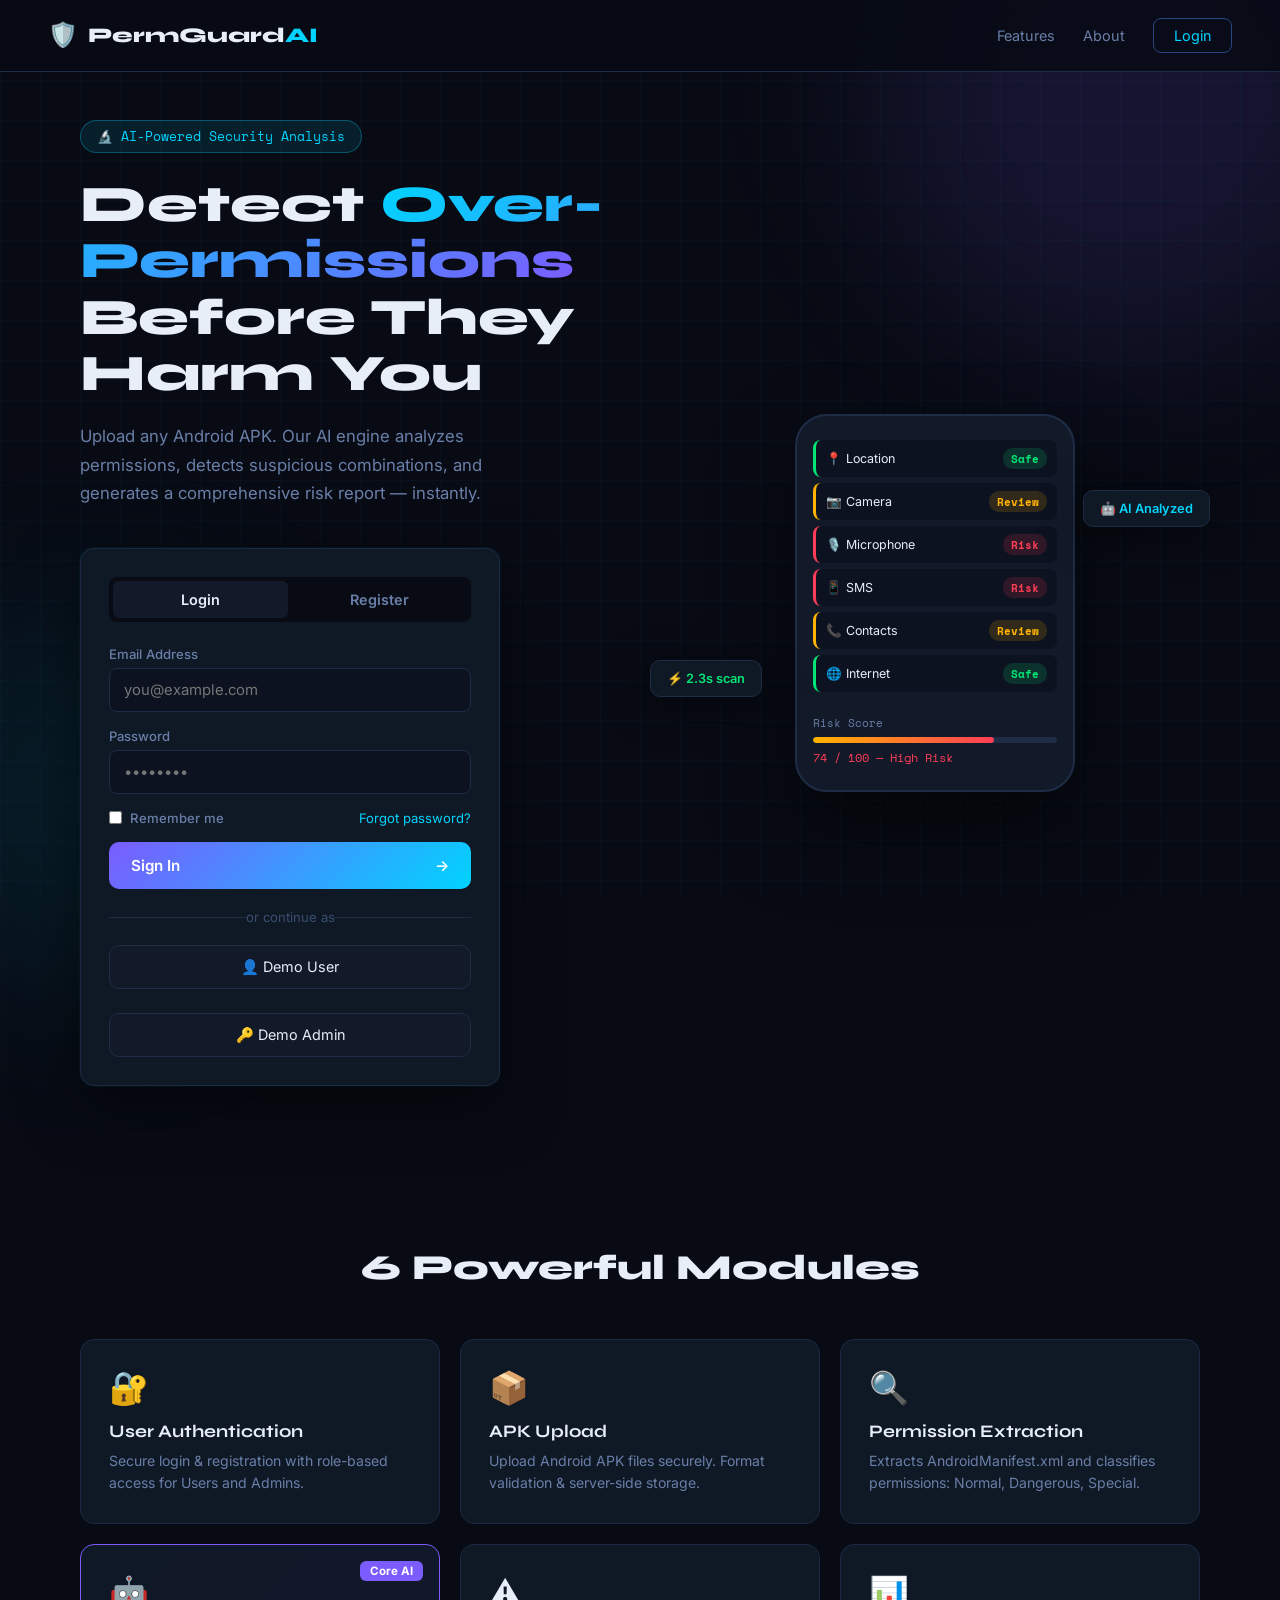
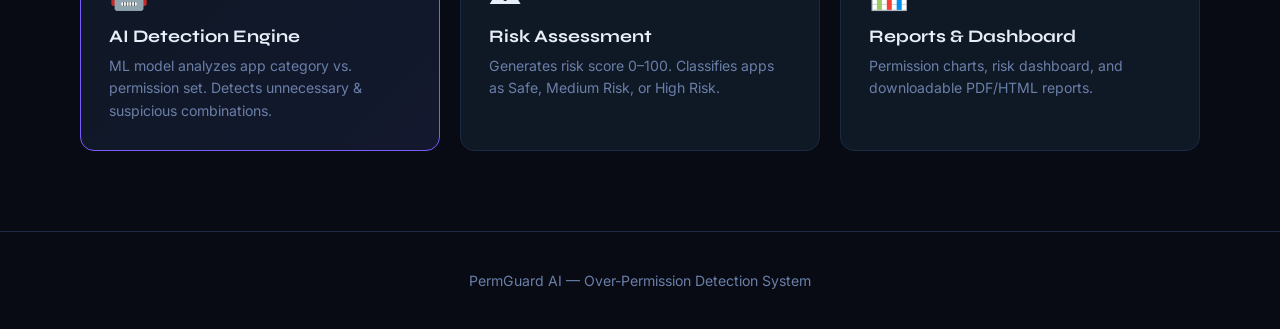
<file: over-permission-detector-FINAL(1)/final/index.html>
<!DOCTYPE html>
<html lang="en">
<head>
  <meta charset="UTF-8" />
  <meta name="viewport" content="width=device-width, initial-scale=1.0"/>
  <title>PermGuard AI — Over-Permission Detection</title>
  <link rel="stylesheet" href="css/main.css"/>
  <link rel="preconnect" href="https://fonts.googleapis.com">
  <link href="https://fonts.googleapis.com/css2?family=Space+Mono:wght@400;700&family=Syne:wght@400;600;700;800&family=Inter:wght@300;400;500&display=swap" rel="stylesheet">
</head>
<body class="auth-page">
  <div class="bg-grid"></div>
  <div class="bg-orb orb1"></div>
  <div class="bg-orb orb2"></div>

  <nav class="top-nav">
    <div class="logo">
      <span class="logo-icon">🛡️</span>
      <span class="logo-text">PermGuard<span class="accent">AI</span></span>
    </div>
    <div class="nav-links">
      <a href="#features">Features</a>
      <a href="#about">About</a>
      <button class="btn-outline" onclick="showTab('login')">Login</button>
    </div>
  </nav>

  <main class="hero-section">
    <div class="hero-content">
      <div class="hero-badge">🔬 AI-Powered Security Analysis</div>
      <h1 class="hero-title">Detect <span class="gradient-text">Over-Permissions</span><br>Before They Harm You</h1>
      <p class="hero-sub">Upload any Android APK. Our AI engine analyzes permissions, detects suspicious combinations, and generates a comprehensive risk report — instantly.</p>

      <div class="auth-card" id="authCard">
        <div class="tab-bar">
          <button class="tab active" id="tabLogin" onclick="showTab('login')">Login</button>
          <button class="tab" id="tabRegister" onclick="showTab('register')">Register</button>
        </div>

        <!-- LOGIN FORM -->
        <div id="loginForm" class="form-section">
          <div class="form-group">
            <label>Email Address</label>
            <input type="email" id="loginEmail" placeholder="you@example.com" class="form-input"/>
          </div>
          <div class="form-group">
            <label>Password</label>
            <input type="password" id="loginPassword" placeholder="••••••••" class="form-input"/>
          </div>
          <div class="form-row">
            <label class="checkbox-label"><input type="checkbox"> Remember me</label>
            <a href="#" class="link-small" onclick="showForgotPassword();return false;">Forgot password?</a>
          </div>
          <button class="btn-primary full-width" onclick="handleLogin()">
            <span>Sign In</span> <span>→</span>
          </button>
          <div class="divider"><span>or continue as</span></div>
          <button class="btn-demo" onclick="loginAsDemo('user')">👤 Demo User</button>
          <button class="btn-demo" onclick="loginAsDemo('admin')" style="margin-top:8px">🔑 Demo Admin</button>
        </div>

        <!-- REGISTER FORM -->
        <div id="registerForm" class="form-section hidden">
          <div class="form-group">
            <label>Full Name</label>
            <input type="text" id="regName" placeholder="John Doe" class="form-input"/>
          </div>
          <div class="form-group">
            <label>Email Address</label>
            <input type="email" id="regEmail" placeholder="you@example.com" class="form-input"/>
          </div>
          <div class="form-group">
            <label>Password</label>
            <input type="password" id="regPassword" placeholder="Create a strong password" class="form-input"/>
          </div>
          <div class="form-group">
            <label>Role</label>
            <select class="form-input" id="regRole">
              <option value="user">User</option>
              <option value="admin">Admin</option>
            </select>
          </div>
          <button class="btn-primary full-width" onclick="handleRegister()">
            <span>Create Account</span> <span>→</span>
          </button>
        </div>

        <div id="authMsg" class="auth-msg hidden"></div>
      </div>
    </div>

    <div class="hero-visual">
      <div class="phone-mockup">
        <div class="phone-screen">
          <div class="perm-list">
            <div class="perm-item safe">📍 Location <span class="badge green">Safe</span></div>
            <div class="perm-item warning">📷 Camera <span class="badge yellow">Review</span></div>
            <div class="perm-item danger">🎙️ Microphone <span class="badge red">Risk</span></div>
            <div class="perm-item danger">📱 SMS <span class="badge red">Risk</span></div>
            <div class="perm-item warning">📞 Contacts <span class="badge yellow">Review</span></div>
            <div class="perm-item safe">🌐 Internet <span class="badge green">Safe</span></div>
          </div>
          <div class="risk-meter">
            <div class="risk-label">Risk Score</div>
            <div class="risk-bar-outer">
              <div class="risk-bar-inner"></div>
            </div>
            <div class="risk-value">74 / 100 — High Risk</div>
          </div>
        </div>
      </div>
      <div class="float-card card1">🤖 AI Analyzed</div>
      <div class="float-card card2">⚡ 2.3s scan</div>
    </div>
  </main>

  <section class="features-section" id="features">
    <h2 class="section-title">6 Powerful Modules</h2>
    <div class="features-grid">
      <div class="feature-card">
        <div class="feat-icon">🔐</div>
        <h3>User Authentication</h3>
        <p>Secure login & registration with role-based access for Users and Admins.</p>
      </div>
      <div class="feature-card">
        <div class="feat-icon">📦</div>
        <h3>APK Upload</h3>
        <p>Upload Android APK files securely. Format validation & server-side storage.</p>
      </div>
      <div class="feature-card">
        <div class="feat-icon">🔍</div>
        <h3>Permission Extraction</h3>
        <p>Extracts AndroidManifest.xml and classifies permissions: Normal, Dangerous, Special.</p>
      </div>
      <div class="feature-card highlight-card">
        <div class="feat-icon">🤖</div>
        <h3>AI Detection Engine</h3>
        <p>ML model analyzes app category vs. permission set. Detects unnecessary & suspicious combinations.</p>
        <div class="card-badge">Core AI</div>
      </div>
      <div class="feature-card">
        <div class="feat-icon">⚠️</div>
        <h3>Risk Assessment</h3>
        <p>Generates risk score 0–100. Classifies apps as Safe, Medium Risk, or High Risk.</p>
      </div>
      <div class="feature-card">
        <div class="feat-icon">📊</div>
        <h3>Reports & Dashboard</h3>
        <p>Permission charts, risk dashboard, and downloadable PDF/HTML reports.</p>
      </div>
    </div>
  </section>

  <footer class="footer">
    <p>PermGuard AI — Over-Permission Detection System</p>
  </footer>

  <!-- FORGOT PASSWORD MODAL -->
  <div id="forgotModal" style="display:none;position:fixed;inset:0;z-index:200;background:rgba(0,0,0,0.7);backdrop-filter:blur(6px);align-items:center;justify-content:center;">
    <div style="background:var(--card);border:1px solid var(--card-border);border-radius:var(--radius);padding:32px;max-width:400px;width:90%;box-shadow:var(--shadow);">
      <h3 style="font-family:var(--font-display);font-size:1.2rem;font-weight:700;margin-bottom:8px;">Reset Password</h3>
      <p style="color:var(--text-muted);font-size:0.85rem;margin-bottom:20px;">Enter your email and we'll set a new password for your account.</p>
      <div id="forgotStep1">
        <div class="form-group" style="margin-bottom:16px;">
          <label>Email Address</label>
          <input type="email" id="forgotEmail" placeholder="you@example.com" class="form-input"/>
        </div>
        <div style="display:flex;gap:10px;">
          <button class="btn-outline" style="flex:1;" onclick="closeForgotPassword()">Cancel</button>
          <button class="btn-primary" style="flex:1;" onclick="handleForgotStep1()"><span>Continue</span><span>→</span></button>
        </div>
      </div>
      <div id="forgotStep2" style="display:none;">
        <div class="form-group" style="margin-bottom:12px;">
          <label>New Password</label>
          <input type="password" id="forgotNewPass" placeholder="At least 6 characters" class="form-input"/>
        </div>
        <div class="form-group" style="margin-bottom:16px;">
          <label>Confirm Password</label>
          <input type="password" id="forgotConfirmPass" placeholder="Repeat new password" class="form-input"/>
        </div>
        <div style="display:flex;gap:10px;">
          <button class="btn-outline" style="flex:1;" onclick="closeForgotPassword()">Cancel</button>
          <button class="btn-primary" style="flex:1;" onclick="handleForgotStep2()"><span>Reset</span><span>✓</span></button>
        </div>
      </div>
      <div id="forgotMsg" class="auth-msg hidden" style="margin-top:12px;"></div>
    </div>
  </div>

  <script src="js/auth.js"></script>
  <script src="js/app.js"></script>
  <script>
    function showForgotPassword() {
      const modal = document.getElementById('forgotModal');
      modal.style.display = 'flex';
      document.getElementById('forgotStep1').style.display = 'block';
      document.getElementById('forgotStep2').style.display = 'none';
      document.getElementById('forgotEmail').value = '';
      document.getElementById('forgotMsg').classList.add('hidden');
    }
    function closeForgotPassword() {
      document.getElementById('forgotModal').style.display = 'none';
    }
    function showForgotMsg(msg, type='error') {
      const el = document.getElementById('forgotMsg');
      el.textContent = msg; el.className = `auth-msg ${type}`;
      el.classList.remove('hidden');
    }
    function handleForgotStep1() {
      const email = document.getElementById('forgotEmail').value.trim();
      if (!email) { showForgotMsg('Please enter your email.'); return; }
      const users = getUsers();
      const user = users.find(u => u.email === email);
      if (!user) { showForgotMsg('No account found with that email.'); return; }
      document.getElementById('forgotStep1').style.display = 'none';
      document.getElementById('forgotStep2').style.display = 'block';
      document.getElementById('forgotMsg').classList.add('hidden');
    }
    function handleForgotStep2() {
      const email = document.getElementById('forgotEmail').value.trim();
      const newPass = document.getElementById('forgotNewPass').value;
      const confirmPass = document.getElementById('forgotConfirmPass').value;
      if (!newPass || newPass.length < 6) { showForgotMsg('Password must be at least 6 characters.'); return; }
      if (newPass !== confirmPass) { showForgotMsg('Passwords do not match.'); return; }
      const users = getUsers();
      const idx = users.findIndex(u => u.email === email);
      if (idx === -1) { showForgotMsg('Account not found.'); return; }
      users[idx].password = newPass;
      saveUsers(users);
      showForgotMsg('Password reset successfully! You can now sign in.', 'success');
      setTimeout(() => { closeForgotPassword(); }, 1800);
    }
    // Close modal on backdrop click
    document.getElementById('forgotModal').addEventListener('click', function(e) {
      if (e.target === this) closeForgotPassword();
    });
  </script>
</body>
</html>
</file>
<file: over-permission-detector-FINAL(1)/final/css/main.css>
/* ===== CSS VARIABLES ===== */
:root {
  --bg: #080b14;
  --bg2: #0d1220;
  --bg3: #121929;
  --border: #1e2d45;
  --border-glow: #2a4580;
  --accent: #00d4ff;
  --accent2: #7b5cff;
  --accent3: #ff4d6d;
  --green: #00e676;
  --yellow: #ffb300;
  --red: #ff3d57;
  --text: #e8eef8;
  --text-muted: #6a7fa8;
  --text-dim: #3a4f70;
  --card: #0f1825;
  --card-border: #1a2a42;
  --font-display: 'Syne', sans-serif;
  --font-mono: 'Space Mono', monospace;
  --font-body: 'Inter', sans-serif;
  --radius: 14px;
  --shadow: 0 8px 40px rgba(0,0,0,0.5);
}

/* ===== RESET ===== */
*, *::before, *::after { box-sizing: border-box; margin: 0; padding: 0; }
html { scroll-behavior: smooth; }
body {
  background: var(--bg);
  color: var(--text);
  font-family: var(--font-body);
  min-height: 100vh;
  overflow-x: hidden;
}

/* ===== BACKGROUNDS ===== */
.bg-grid {
  position: fixed; inset: 0; z-index: 0;
  background-image:
    linear-gradient(rgba(0,212,255,0.03) 1px, transparent 1px),
    linear-gradient(90deg, rgba(0,212,255,0.03) 1px, transparent 1px);
  background-size: 40px 40px;
  pointer-events: none;
}
.bg-orb {
  position: fixed; border-radius: 50%;
  filter: blur(80px); pointer-events: none; z-index: 0;
}
.orb1 { width: 500px; height: 500px; background: rgba(123,92,255,0.12); top: -150px; right: -100px; }
.orb2 { width: 400px; height: 400px; background: rgba(0,212,255,0.08); bottom: -100px; left: -100px; }

/* ===== NAV ===== */
.top-nav {
  position: fixed; top: 0; left: 0; right: 0; z-index: 100;
  display: flex; align-items: center; justify-content: space-between;
  padding: 18px 48px;
  background: rgba(8,11,20,0.85);
  backdrop-filter: blur(20px);
  border-bottom: 1px solid var(--border);
}
.logo { display: flex; align-items: center; gap: 10px; font-family: var(--font-display); font-weight: 800; font-size: 1.3rem; }
.logo-icon { font-size: 1.5rem; }
.accent { color: var(--accent); }
.nav-links { display: flex; align-items: center; gap: 28px; }
.nav-links a { color: var(--text-muted); text-decoration: none; font-size: 0.9rem; transition: color 0.2s; }
.nav-links a:hover { color: var(--text); }

/* ===== BUTTONS ===== */
.btn-primary {
  display: flex; align-items: center; justify-content: space-between;
  background: linear-gradient(135deg, var(--accent2), var(--accent));
  color: #fff; border: none; border-radius: 10px;
  padding: 14px 22px; font-size: 0.95rem; font-weight: 600;
  cursor: pointer; transition: all 0.25s; font-family: var(--font-body);
}
.btn-primary:hover { transform: translateY(-2px); box-shadow: 0 8px 30px rgba(123,92,255,0.4); }
.btn-outline {
  background: transparent; border: 1px solid var(--border-glow);
  color: var(--accent); border-radius: 8px; padding: 8px 20px;
  cursor: pointer; font-size: 0.9rem; transition: all 0.2s; font-family: var(--font-body);
}
.btn-outline:hover { background: rgba(0,212,255,0.08); }
.btn-demo {
  width: 100%; background: var(--bg3); border: 1px solid var(--border);
  color: var(--text); border-radius: 10px; padding: 12px;
  cursor: pointer; font-size: 0.9rem; transition: all 0.2s; font-family: var(--font-body);
}
.btn-demo:hover { border-color: var(--accent); color: var(--accent); }
.full-width { width: 100%; }

/* ===== HERO ===== */
.hero-section {
  position: relative; z-index: 1;
  min-height: 100vh;
  display: grid; grid-template-columns: 1fr 1fr; gap: 60px;
  align-items: center;
  padding: 120px 80px 80px;
  max-width: 1400px; margin: 0 auto;
}
.hero-badge {
  display: inline-block;
  background: rgba(0,212,255,0.1);
  border: 1px solid rgba(0,212,255,0.3);
  color: var(--accent); border-radius: 20px; padding: 6px 16px;
  font-size: 0.8rem; font-family: var(--font-mono); margin-bottom: 24px;
}
.hero-title {
  font-family: var(--font-display);
  font-size: clamp(2.2rem, 4vw, 3.5rem);
  font-weight: 800; line-height: 1.1; margin-bottom: 20px;
}
.gradient-text {
  background: linear-gradient(135deg, var(--accent), var(--accent2));
  -webkit-background-clip: text; -webkit-text-fill-color: transparent;
  background-clip: text;
}
.hero-sub { color: var(--text-muted); font-size: 1.05rem; line-height: 1.7; max-width: 480px; margin-bottom: 40px; }

/* ===== AUTH CARD ===== */
.auth-card {
  background: var(--card);
  border: 1px solid var(--card-border);
  border-radius: var(--radius);
  padding: 28px; max-width: 420px;
  box-shadow: 0 20px 60px rgba(0,0,0,0.5), 0 0 0 1px rgba(0,212,255,0.05);
}
.tab-bar { display: flex; gap: 4px; margin-bottom: 24px; background: var(--bg); border-radius: 8px; padding: 4px; }
.tab {
  flex: 1; background: transparent; border: none;
  color: var(--text-muted); padding: 10px; border-radius: 6px;
  cursor: pointer; font-size: 0.9rem; font-weight: 600; transition: all 0.2s;
  font-family: var(--font-body);
}
.tab.active { background: var(--bg3); color: var(--text); }
.form-section { display: flex; flex-direction: column; gap: 16px; }
.form-group { display: flex; flex-direction: column; gap: 6px; }
label { font-size: 0.82rem; color: var(--text-muted); font-weight: 500; }
.form-input {
  background: var(--bg2); border: 1px solid var(--border);
  color: var(--text); border-radius: 8px; padding: 12px 14px;
  font-size: 0.93rem; transition: border-color 0.2s; font-family: var(--font-body);
  outline: none;
}
.form-input:focus { border-color: var(--accent); box-shadow: 0 0 0 3px rgba(0,212,255,0.1); }
.form-row { display: flex; justify-content: space-between; align-items: center; }
.checkbox-label { display: flex; align-items: center; gap: 8px; font-size: 0.82rem; color: var(--text-muted); cursor: pointer; }
.link-small { font-size: 0.82rem; color: var(--accent); text-decoration: none; }
.divider { text-align: center; color: var(--text-dim); font-size: 0.82rem; position: relative; margin: 4px 0; }
.divider::before, .divider::after {
  content: ''; position: absolute; top: 50%; width: 38%; height: 1px; background: var(--border);
}
.divider::before { left: 0; } .divider::after { right: 0; }
.auth-msg { padding: 12px; border-radius: 8px; font-size: 0.88rem; text-align: center; }
.auth-msg.error { background: rgba(255,61,87,0.1); border: 1px solid rgba(255,61,87,0.3); color: var(--red); }
.auth-msg.success { background: rgba(0,230,118,0.1); border: 1px solid rgba(0,230,118,0.3); color: var(--green); }

/* ===== PHONE MOCKUP ===== */
.hero-visual { position: relative; display: flex; justify-content: center; align-items: center; }
.phone-mockup {
  width: 280px; background: var(--bg3);
  border: 2px solid var(--border); border-radius: 32px;
  padding: 24px 16px; box-shadow: 0 40px 80px rgba(0,0,0,0.5);
  animation: float 4s ease-in-out infinite;
}
@keyframes float { 0%,100%{transform:translateY(0)} 50%{transform:translateY(-12px)} }
.phone-screen { display: flex; flex-direction: column; gap: 10px; }
.perm-list { display: flex; flex-direction: column; gap: 6px; }
.perm-item {
  display: flex; justify-content: space-between; align-items: center;
  background: var(--bg2); border-radius: 8px; padding: 8px 10px;
  font-size: 0.78rem; border-left: 3px solid transparent;
}
.perm-item.safe { border-left-color: var(--green); }
.perm-item.warning { border-left-color: var(--yellow); }
.perm-item.danger { border-left-color: var(--red); }
.badge { padding: 2px 8px; border-radius: 10px; font-size: 0.7rem; font-weight: 700; font-family: var(--font-mono); }
.badge.green { background: rgba(0,230,118,0.15); color: var(--green); }
.badge.yellow { background: rgba(255,179,0,0.15); color: var(--yellow); }
.badge.red { background: rgba(255,61,87,0.15); color: var(--red); }
.risk-meter { margin-top: 12px; }
.risk-label { font-size: 0.7rem; color: var(--text-muted); margin-bottom: 6px; font-family: var(--font-mono); }
.risk-bar-outer { background: var(--border); border-radius: 4px; height: 6px; overflow: hidden; }
.risk-bar-inner { width: 74%; height: 100%; background: linear-gradient(90deg, var(--yellow), var(--red)); border-radius: 4px; }
.risk-value { font-size: 0.72rem; color: var(--red); margin-top: 6px; font-family: var(--font-mono); }
.float-card {
  position: absolute; background: var(--card);
  border: 1px solid var(--border); border-radius: 10px;
  padding: 10px 16px; font-size: 0.8rem; font-weight: 600;
  box-shadow: var(--shadow); white-space: nowrap;
}
.card1 { top: 20%; right: -10px; animation: float 3.5s ease-in-out infinite; color: var(--accent); }
.card2 { bottom: 25%; left: -20px; animation: float 4.2s ease-in-out infinite 0.5s; color: var(--green); }

/* ===== FEATURES ===== */
.features-section { position: relative; z-index: 1; padding: 80px 80px; }
.section-title { font-family: var(--font-display); font-size: 2.2rem; font-weight: 800; text-align: center; margin-bottom: 50px; }
.features-grid { display: grid; grid-template-columns: repeat(3, 1fr); gap: 20px; max-width: 1200px; margin: 0 auto; }
.feature-card {
  background: var(--card); border: 1px solid var(--card-border);
  border-radius: var(--radius); padding: 28px; position: relative;
  transition: transform 0.2s, border-color 0.2s;
}
.feature-card:hover { transform: translateY(-4px); border-color: var(--border-glow); }
.highlight-card { border-color: var(--accent2); background: linear-gradient(135deg, #0f1825, #13182e); }
.feat-icon { font-size: 2rem; margin-bottom: 14px; }
.feature-card h3 { font-family: var(--font-display); font-size: 1.1rem; margin-bottom: 8px; }
.feature-card p { color: var(--text-muted); font-size: 0.88rem; line-height: 1.6; }
.card-badge { position: absolute; top: 16px; right: 16px; background: var(--accent2); color: #fff; border-radius: 6px; padding: 3px 10px; font-size: 0.72rem; font-weight: 700; }

/* ===== FOOTER ===== */
.footer { text-align: center; padding: 40px; border-top: 1px solid var(--border); color: var(--text-muted); font-size: 0.88rem; position: relative; z-index: 1; }
.footer-sub { margin-top: 6px; font-size: 0.82rem; color: var(--text-dim); }
.footer strong { color: var(--text); }

/* ===== UTILITY ===== */
.hidden { display: none !important; }

/* ===== DASHBOARD PAGE ===== */
.dashboard-page { display: flex; min-height: 100vh; }
.sidebar {
  width: 260px; background: var(--bg2); border-right: 1px solid var(--border);
  display: flex; flex-direction: column; padding: 24px 0; position: fixed; height: 100vh; z-index: 50;
  overflow: hidden;
}
.sidebar-logo { padding: 0 24px 24px; border-bottom: 1px solid var(--border); font-family: var(--font-display); font-size: 1.2rem; font-weight: 800; }
.sidebar-nav { flex: 1; padding: 16px 0; overflow-y: auto; min-height: 0; }
.nav-item {
  display: flex; align-items: center; gap: 12px;
  padding: 12px 24px; color: var(--text-muted); cursor: pointer;
  transition: all 0.2s; text-decoration: none; font-size: 0.92rem;
  border-left: 3px solid transparent;
}
.nav-item:hover { color: var(--text); background: rgba(255,255,255,0.03); }
.nav-item.active { color: var(--accent); border-left-color: var(--accent); background: rgba(0,212,255,0.05); }
.nav-icon { font-size: 1.2rem; width: 24px; }
.sidebar-footer { padding: 16px 24px; border-top: 1px solid var(--border); font-size: 0.82rem; color: var(--text-dim); flex-shrink: 0; }
.user-info { display: flex; align-items: center; gap: 10px; }
.user-avatar { width: 36px; height: 36px; min-width: 36px; background: linear-gradient(135deg, var(--accent2), var(--accent)); border-radius: 50%; display: flex; align-items: center; justify-content: center; font-weight: 700; font-size: 0.9rem; }
.user-name { font-size: 0.88rem; color: var(--text); font-weight: 600; }
.user-role { font-size: 0.75rem; color: var(--text-muted); text-transform: capitalize; }
.logout-btn {
  display: flex; align-items: center; gap: 6px;
  width: 100%; background: rgba(255,61,87,0.08);
  border: 1px solid rgba(255,61,87,0.25); border-radius: 8px;
  color: var(--red); cursor: pointer; font-size: 0.82rem;
  margin-top: 12px; padding: 8px 12px;
  font-family: var(--font-body); transition: all 0.2s;
  text-align: left;
}
.logout-btn:hover { background: rgba(255,61,87,0.15); border-color: rgba(255,61,87,0.5); }

.main-content { margin-left: 260px; flex: 1; padding: 32px 40px; }
.page-header { display: flex; justify-content: space-between; align-items: center; margin-bottom: 32px; }
.page-title { font-family: var(--font-display); font-size: 1.8rem; font-weight: 800; }
.page-sub { color: var(--text-muted); font-size: 0.88rem; margin-top: 4px; }

/* ===== STATS CARDS ===== */
.stats-grid { display: grid; grid-template-columns: repeat(4, 1fr); gap: 16px; margin-bottom: 32px; }
.stat-card { background: var(--card); border: 1px solid var(--card-border); border-radius: var(--radius); padding: 22px; }
.stat-value { font-family: var(--font-mono); font-size: 2rem; font-weight: 700; }
.stat-label { color: var(--text-muted); font-size: 0.82rem; margin-top: 4px; }
.stat-change { font-size: 0.78rem; margin-top: 8px; }
.stat-card.danger-card { border-color: rgba(255,61,87,0.3); }
.stat-card.safe-card { border-color: rgba(0,230,118,0.3); }
.stat-card.warn-card { border-color: rgba(255,179,0,0.3); }

/* ===== UPLOAD ZONE ===== */
.upload-zone {
  border: 2px dashed var(--border); border-radius: var(--radius);
  padding: 60px; text-align: center; cursor: pointer;
  transition: all 0.3s; background: var(--card);
}
.upload-zone:hover, .upload-zone.drag-over {
  border-color: var(--accent); background: rgba(0,212,255,0.03);
}
.upload-icon { font-size: 3rem; margin-bottom: 16px; }
.upload-title { font-family: var(--font-display); font-size: 1.3rem; font-weight: 700; margin-bottom: 8px; }
.upload-sub { color: var(--text-muted); font-size: 0.88rem; margin-bottom: 24px; }
.upload-input { display: none; }

/* ===== ANALYSIS RESULTS ===== */
.results-grid { display: grid; grid-template-columns: 1fr 1fr; gap: 20px; margin-top: 24px; }
.result-card { background: var(--card); border: 1px solid var(--card-border); border-radius: var(--radius); padding: 24px; }
.result-title { font-family: var(--font-display); font-size: 1rem; font-weight: 700; margin-bottom: 16px; display: flex; align-items: center; gap: 8px; }

/* RISK GAUGE */
.risk-gauge { text-align: center; padding: 20px 0; }
.gauge-value { font-family: var(--font-mono); font-size: 3.5rem; font-weight: 700; }
.gauge-label { font-size: 0.9rem; color: var(--text-muted); margin-top: 4px; }
.gauge-bar { background: var(--border); border-radius: 4px; height: 8px; margin: 16px 0 8px; overflow: hidden; }
.gauge-fill { height: 100%; border-radius: 4px; transition: width 1s ease; }

/* PERM TABLE */
.perm-table { width: 100%; border-collapse: collapse; font-size: 0.85rem; }
.perm-table th { text-align: left; padding: 8px 10px; color: var(--text-muted); border-bottom: 1px solid var(--border); font-size: 0.78rem; font-family: var(--font-mono); }
.perm-table td { padding: 10px; border-bottom: 1px solid rgba(30,45,69,0.5); }
.perm-table tr:last-child td { border-bottom: none; }
.risk-chip { padding: 3px 10px; border-radius: 10px; font-size: 0.72rem; font-weight: 700; font-family: var(--font-mono); }
.risk-chip.safe { background: rgba(0,230,118,0.1); color: var(--green); }
.risk-chip.medium { background: rgba(255,179,0,0.1); color: var(--yellow); }
.risk-chip.high { background: rgba(255,61,87,0.1); color: var(--red); }

/* PROGRESS BAR CHART */
.bar-chart { display: flex; flex-direction: column; gap: 12px; }
.bar-row { display: flex; flex-direction: column; gap: 4px; }
.bar-meta { display: flex; justify-content: space-between; font-size: 0.8rem; }
.bar-track { background: var(--border); border-radius: 4px; height: 6px; overflow: hidden; }
.bar-fill { height: 100%; border-radius: 4px; transition: width 1.2s ease; }

/* HISTORY TABLE */
.history-table { width: 100%; border-collapse: collapse; }
.history-table th { text-align: left; padding: 12px 16px; color: var(--text-muted); border-bottom: 1px solid var(--border); font-size: 0.8rem; font-family: var(--font-mono); }
.history-table td { padding: 14px 16px; border-bottom: 1px solid rgba(30,45,69,0.4); font-size: 0.88rem; }
.history-table tr:hover td { background: rgba(255,255,255,0.02); }

/* ADMIN PANEL */
.admin-table { width: 100%; border-collapse: collapse; }
.admin-table th { text-align: left; padding: 12px 16px; color: var(--text-muted); font-size: 0.8rem; font-family: var(--font-mono); border-bottom: 1px solid var(--border); }
.admin-table td { padding: 12px 16px; font-size: 0.88rem; border-bottom: 1px solid rgba(30,45,69,0.4); }

/* ALERTS */
.alert { padding: 14px 18px; border-radius: 10px; font-size: 0.88rem; margin-bottom: 16px; display: flex; align-items: center; gap: 10px; }
.alert.info { background: rgba(0,212,255,0.08); border: 1px solid rgba(0,212,255,0.2); color: var(--accent); }
.alert.warn { background: rgba(255,179,0,0.08); border: 1px solid rgba(255,179,0,0.2); color: var(--yellow); }
.alert.error { background: rgba(255,61,87,0.08); border: 1px solid rgba(255,61,87,0.2); color: var(--red); }
.alert.success { background: rgba(0,230,118,0.08); border: 1px solid rgba(0,230,118,0.2); color: var(--green); }

/* PAGE SECTIONS */
.section-panel { display: none; }
.section-panel.active { display: block; }
.card-full { background: var(--card); border: 1px solid var(--card-border); border-radius: var(--radius); padding: 24px; margin-bottom: 20px; }
.card-full h3 { font-family: var(--font-display); font-size: 1.1rem; font-weight: 700; margin-bottom: 16px; }

/* DOWNLOAD BTN */
.btn-download {
  display: inline-flex; align-items: center; gap: 8px;
  background: var(--bg3); border: 1px solid var(--border);
  color: var(--text); border-radius: 8px; padding: 10px 18px;
  cursor: pointer; font-size: 0.88rem; font-family: var(--font-body);
  transition: all 0.2s; text-decoration: none;
}
.btn-download:hover { border-color: var(--accent); color: var(--accent); }

/* LOADING */
.loader { display: flex; flex-direction: column; align-items: center; gap: 16px; padding: 40px; }
.spinner { width: 48px; height: 48px; border: 3px solid var(--border); border-top-color: var(--accent); border-radius: 50%; animation: spin 0.8s linear infinite; }
@keyframes spin { to { transform: rotate(360deg); } }

/* PROGRESS STEPS */
.steps { display: flex; flex-direction: column; gap: 12px; margin-top: 16px; }
.step { display: flex; align-items: center; gap: 12px; font-size: 0.88rem; color: var(--text-muted); }
.step.done { color: var(--green); }
.step.active { color: var(--accent); }
.step-dot { width: 10px; height: 10px; border-radius: 50%; background: var(--border); flex-shrink: 0; }
.step.done .step-dot { background: var(--green); }
.step.active .step-dot { background: var(--accent); animation: pulse 1s infinite; }
@keyframes pulse { 0%,100%{opacity:1} 50%{opacity:0.3} }

/* PIE CHART placeholder */
.pie-container { display: flex; align-items: center; gap: 24px; }
.pie-legend { display: flex; flex-direction: column; gap: 10px; }
.legend-item { display: flex; align-items: center; gap: 8px; font-size: 0.85rem; }
.legend-dot { width: 10px; height: 10px; border-radius: 50%; flex-shrink: 0; }

/* RESPONSIVE */
@media (max-width: 900px) {
  .hero-section { grid-template-columns: 1fr; padding: 100px 24px 60px; }
  .hero-visual { display: none; }
  .features-grid { grid-template-columns: 1fr 1fr; }
  .sidebar { width: 72px; }
  .sidebar .nav-item span:not(.nav-icon) { display: none; }
  .sidebar-logo { font-size: 0; }
  .sidebar-logo .logo-icon { font-size: 1.5rem; }
  .sidebar-footer { padding: 12px 8px; }
  .user-info .user-name, .user-info .user-role { display: none; }
  .user-info { justify-content: center; }
  .logout-btn { justify-content: center; padding: 8px; font-size: 0; }
  .logout-btn::before { content: '⏻'; font-size: 1rem; }
  .main-content { margin-left: 72px; padding: 24px 20px; }
  .stats-grid { grid-template-columns: 1fr 1fr; }
  .results-grid { grid-template-columns: 1fr; }
}
</file>
